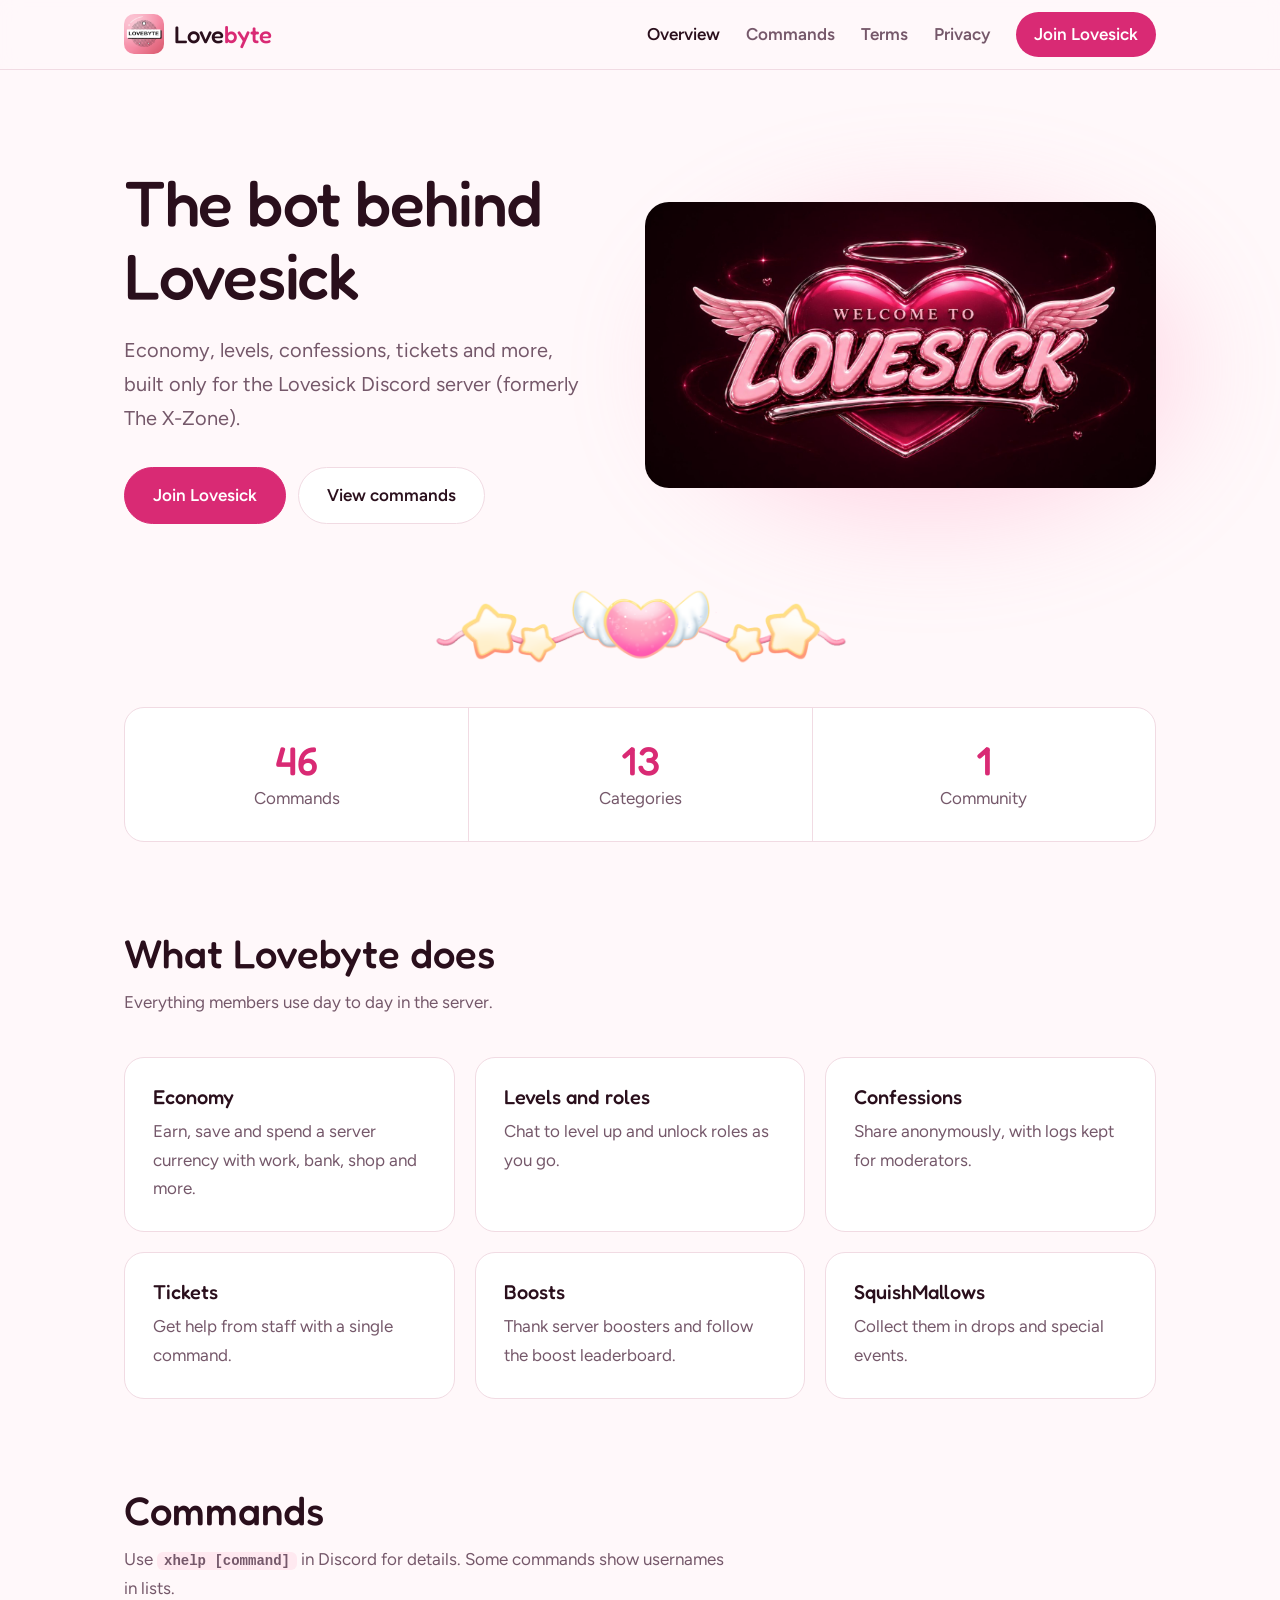
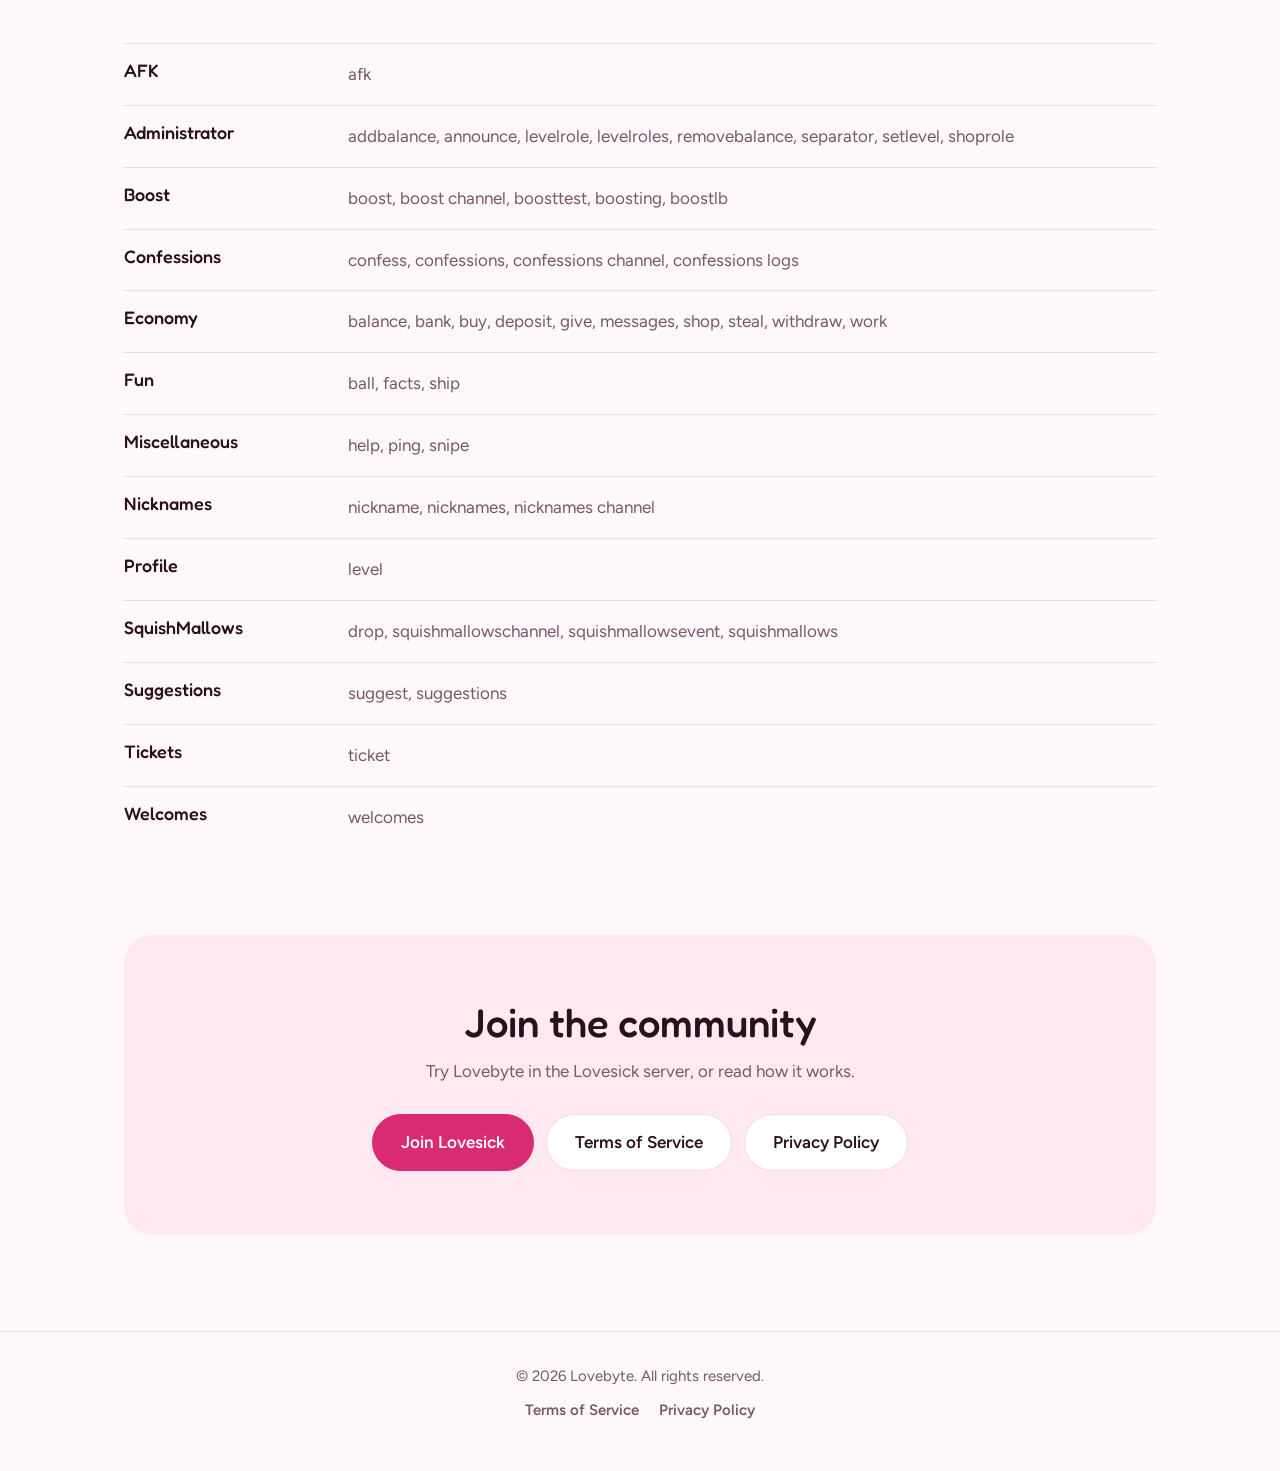
<file: index.html>
<!DOCTYPE html>
<html lang="en-AU">
<head>
<meta charset="utf-8">
<meta name="viewport" content="width=device-width, initial-scale=1">
<title>Lovebyte – The custom bot for Lovesick</title>
<meta name="description" content="Lovebyte is the custom Discord bot built only for the Lovesick server (formerly The X-Zone).">
<link rel="icon" href="assets/logo.png">
<link rel="preconnect" href="https://fonts.googleapis.com"><link rel="preconnect" href="https://fonts.gstatic.com" crossorigin>
<link rel="stylesheet" href="https://fonts.googleapis.com/css2?family=Fredoka:wght@500&family=Figtree:wght@400;600&display=swap">
<link rel="stylesheet" href="css/style.css">
</head>
<body>
<header><div class="wrap">
<a class="logo" href="index.html"><img src="assets/logo.png" alt="">Love<span>byte</span></a>
<nav aria-label="Main"><a href="index.html" aria-current="page">Overview</a><a href="index.html#commands">Commands</a><a href="terms.html">Terms</a><a href="privacy.html">Privacy</a><a class="join" href="https://discord.gg/lvsick" rel="noopener">Join Lovesick</a></nav>
</div></header>
<main>
<div class="wrap">
<div class="hero">
<div>
<h1>The bot behind Lovesick</h1>
<p>Economy, levels, confessions, tickets and more, built only for the Lovesick Discord server (formerly The X-Zone).</p>
<div class="btns"><a class="btn p" href="https://discord.gg/lvsick" rel="noopener">Join Lovesick</a><a class="btn" href="#commands">View commands</a></div>
</div>
<div class="shot"><img src="assets/banner.jpg" alt="Welcome to Lovesick" width="1400" height="785"></div>
</div>
<img class="sep" src="assets/divider.png" alt="" role="presentation">
<div class="stats"><div><b>46</b><span>Commands</span></div><div><b>13</b><span>Categories</span></div><div><b>1</b><span>Community</span></div></div>
</div>
<section><div class="wrap"><h2>What Lovebyte does</h2><p class="sub">Everything members use day to day in the server.</p><div class="cards"><div class="card"><h3>Economy</h3><p>Earn, save and spend a server currency with work, bank, shop and more.</p></div><div class="card"><h3>Levels and roles</h3><p>Chat to level up and unlock roles as you go.</p></div><div class="card"><h3>Confessions</h3><p>Share anonymously, with logs kept for moderators.</p></div><div class="card"><h3>Tickets</h3><p>Get help from staff with a single command.</p></div><div class="card"><h3>Boosts</h3><p>Thank server boosters and follow the boost leaderboard.</p></div><div class="card"><h3>SquishMallows</h3><p>Collect them in drops and special events.</p></div></div></div></section>
<section id="commands"><div class="wrap"><h2>Commands</h2><p class="sub">Use <code>xhelp [command]</code> in Discord for details. Some commands show usernames in lists.</p><div class="row"><h3>AFK</h3><p>afk</p></div><div class="row"><h3>Administrator</h3><p>addbalance, announce, levelrole, levelroles, removebalance, separator, setlevel, shoprole</p></div><div class="row"><h3>Boost</h3><p>boost, boost channel, boosttest, boosting, boostlb</p></div><div class="row"><h3>Confessions</h3><p>confess, confessions, confessions channel, confessions logs</p></div><div class="row"><h3>Economy</h3><p>balance, bank, buy, deposit, give, messages, shop, steal, withdraw, work</p></div><div class="row"><h3>Fun</h3><p>ball, facts, ship</p></div><div class="row"><h3>Miscellaneous</h3><p>help, ping, snipe</p></div><div class="row"><h3>Nicknames</h3><p>nickname, nicknames, nicknames channel</p></div><div class="row"><h3>Profile</h3><p>level</p></div><div class="row"><h3>SquishMallows</h3><p>drop, squishmallowschannel, squishmallowsevent, squishmallows</p></div><div class="row"><h3>Suggestions</h3><p>suggest, suggestions</p></div><div class="row"><h3>Tickets</h3><p>ticket</p></div><div class="row"><h3>Welcomes</h3><p>welcomes</p></div></div></section>
<div class="wrap"><div class="cta"><h2>Join the community</h2><p class="sub">Try Lovebyte in the Lovesick server, or read how it works.</p><div class="btns"><a class="btn p" href="https://discord.gg/lvsick" rel="noopener">Join Lovesick</a><a class="btn" href="terms.html">Terms of Service</a><a class="btn" href="privacy.html">Privacy Policy</a></div></div></div>
</main>
<footer><div class="wrap"><p>© 2026 Lovebyte. All rights reserved.</p><nav aria-label="Legal"><a href="terms.html">Terms of Service</a><a href="privacy.html">Privacy Policy</a></nav></div></footer>
</body>
</html>
</file>
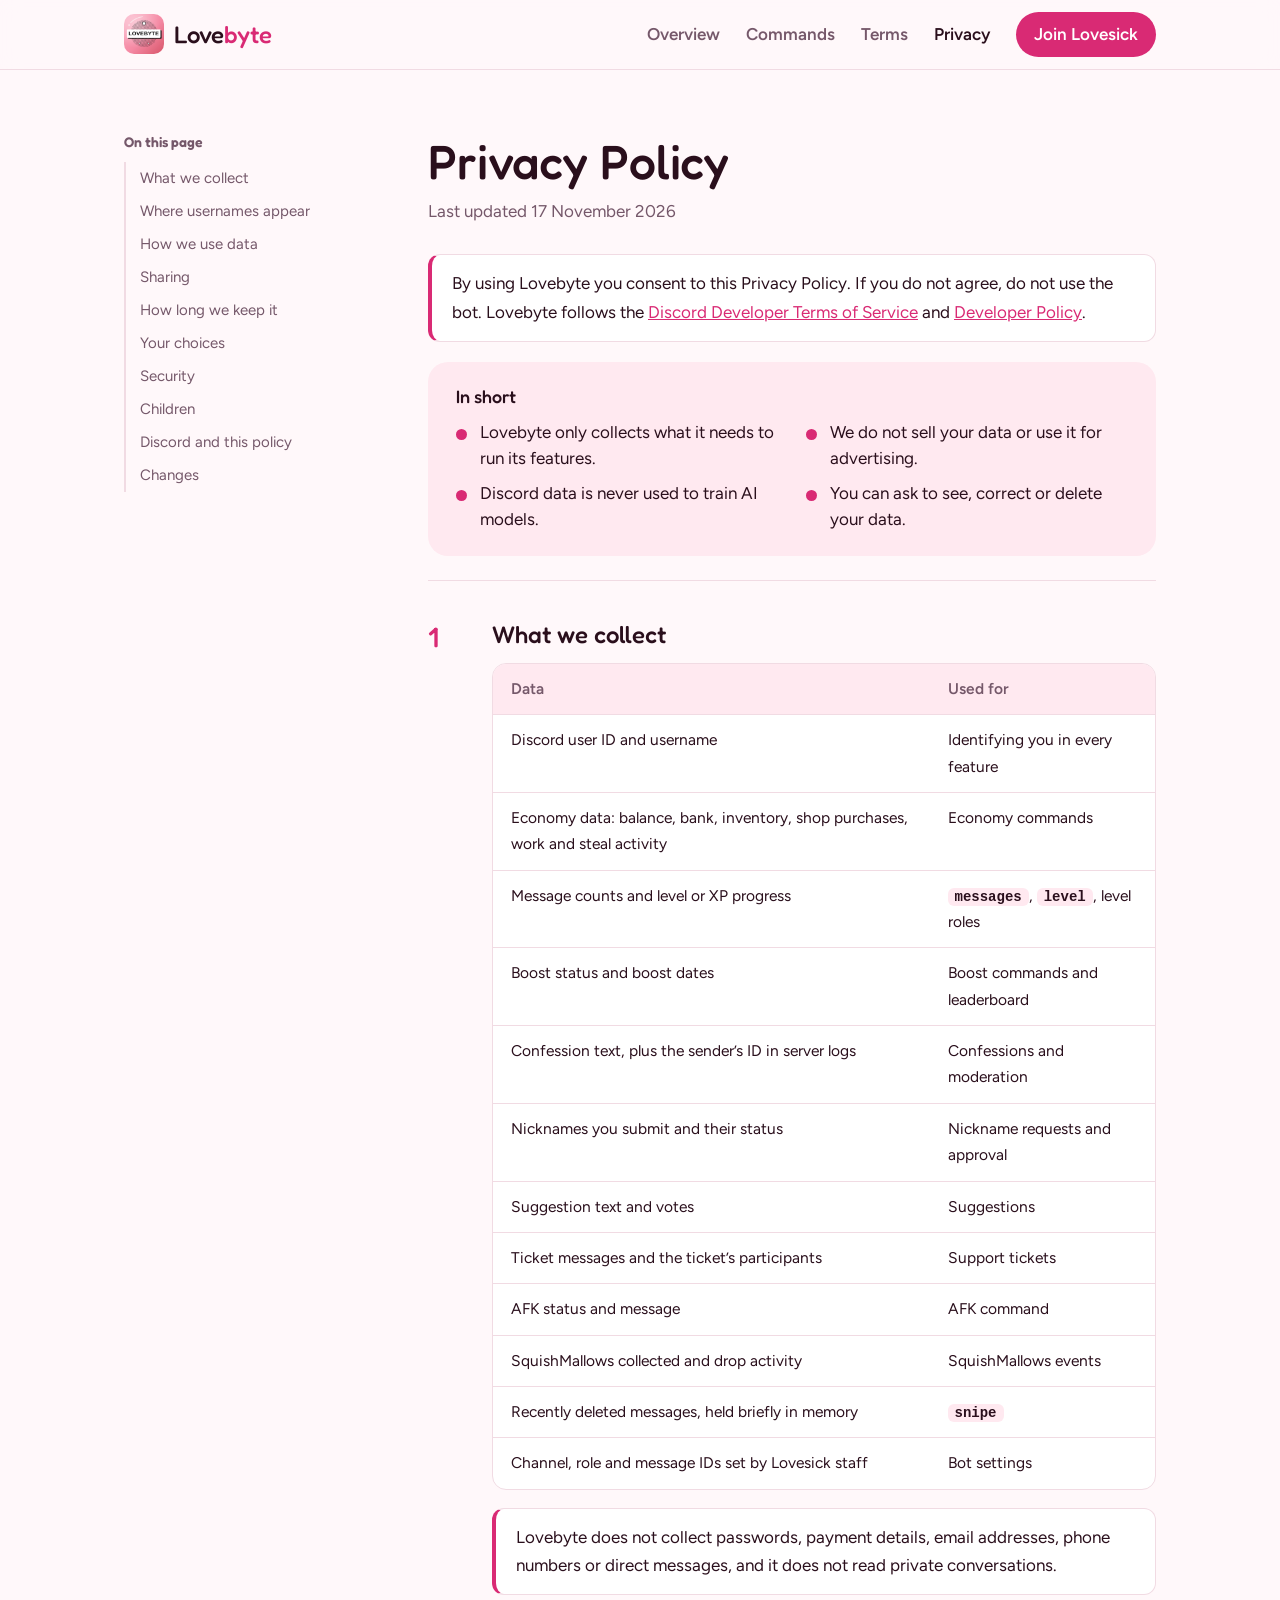
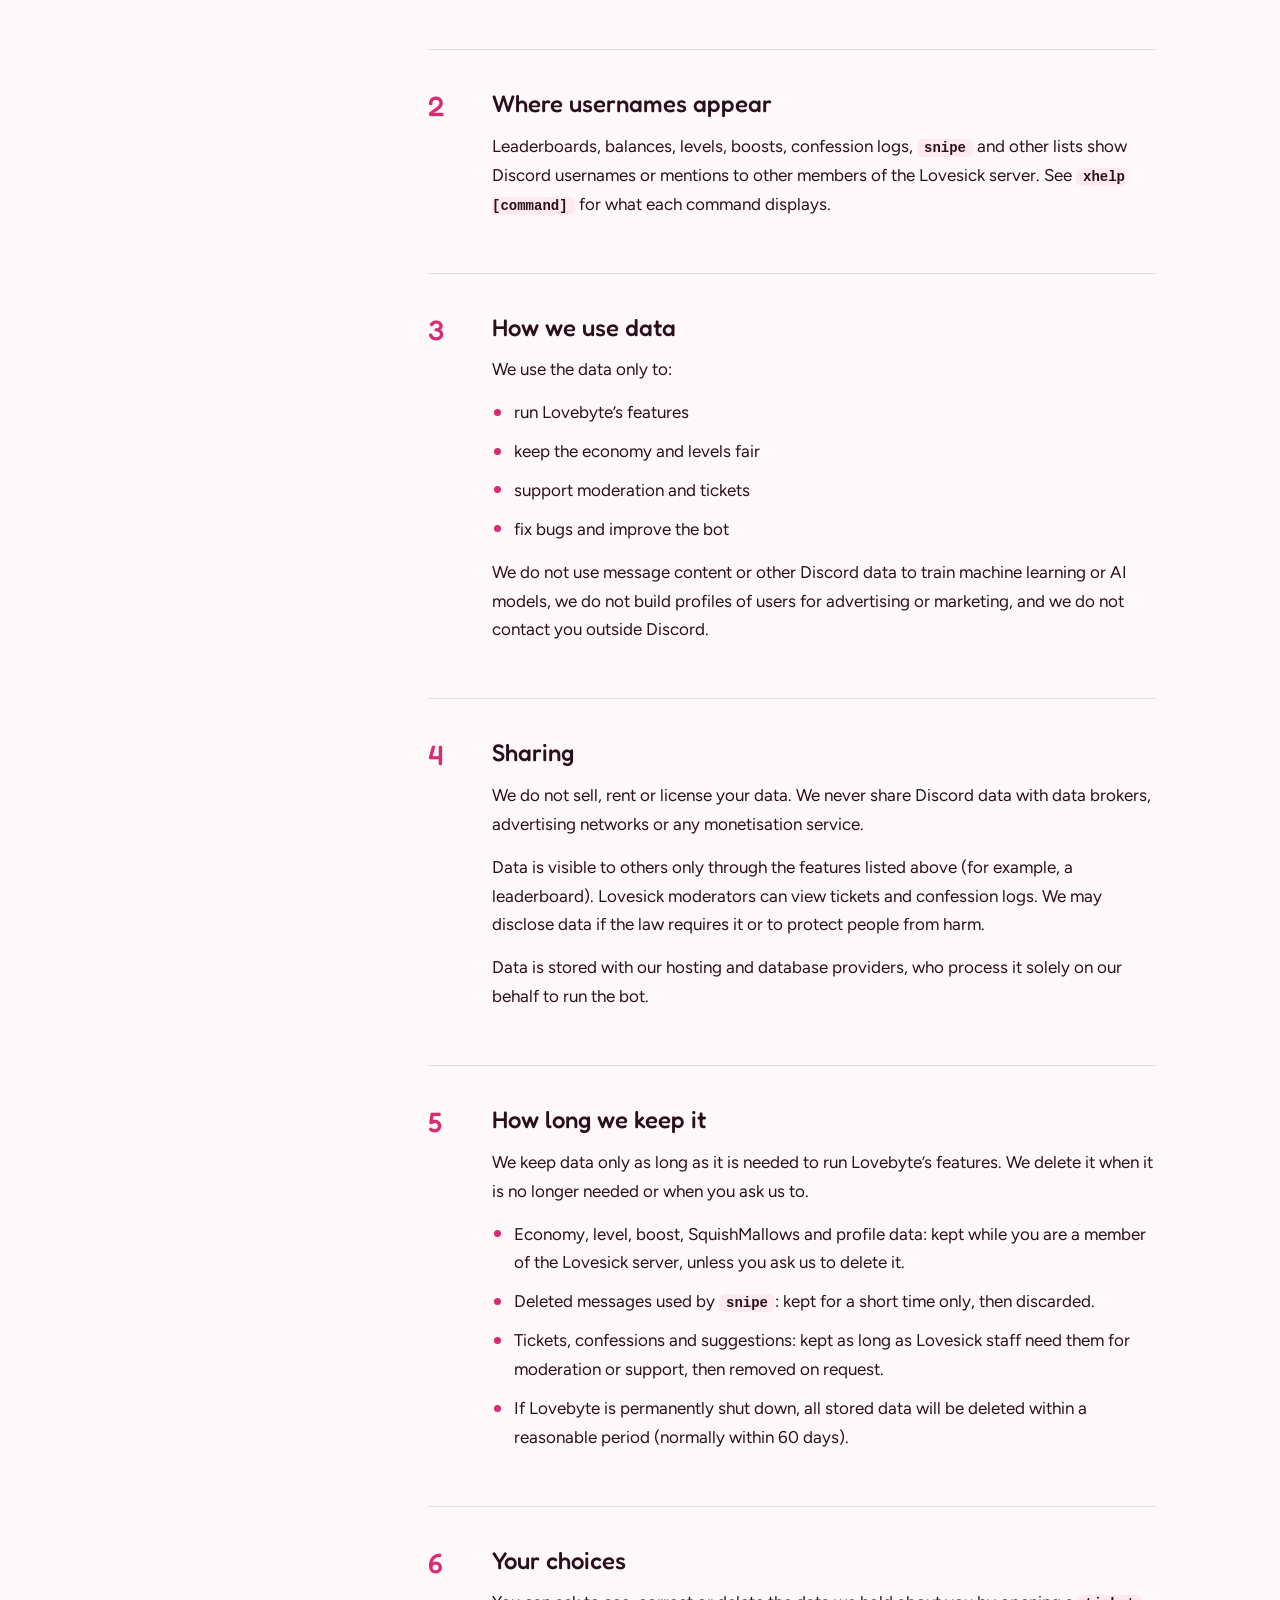
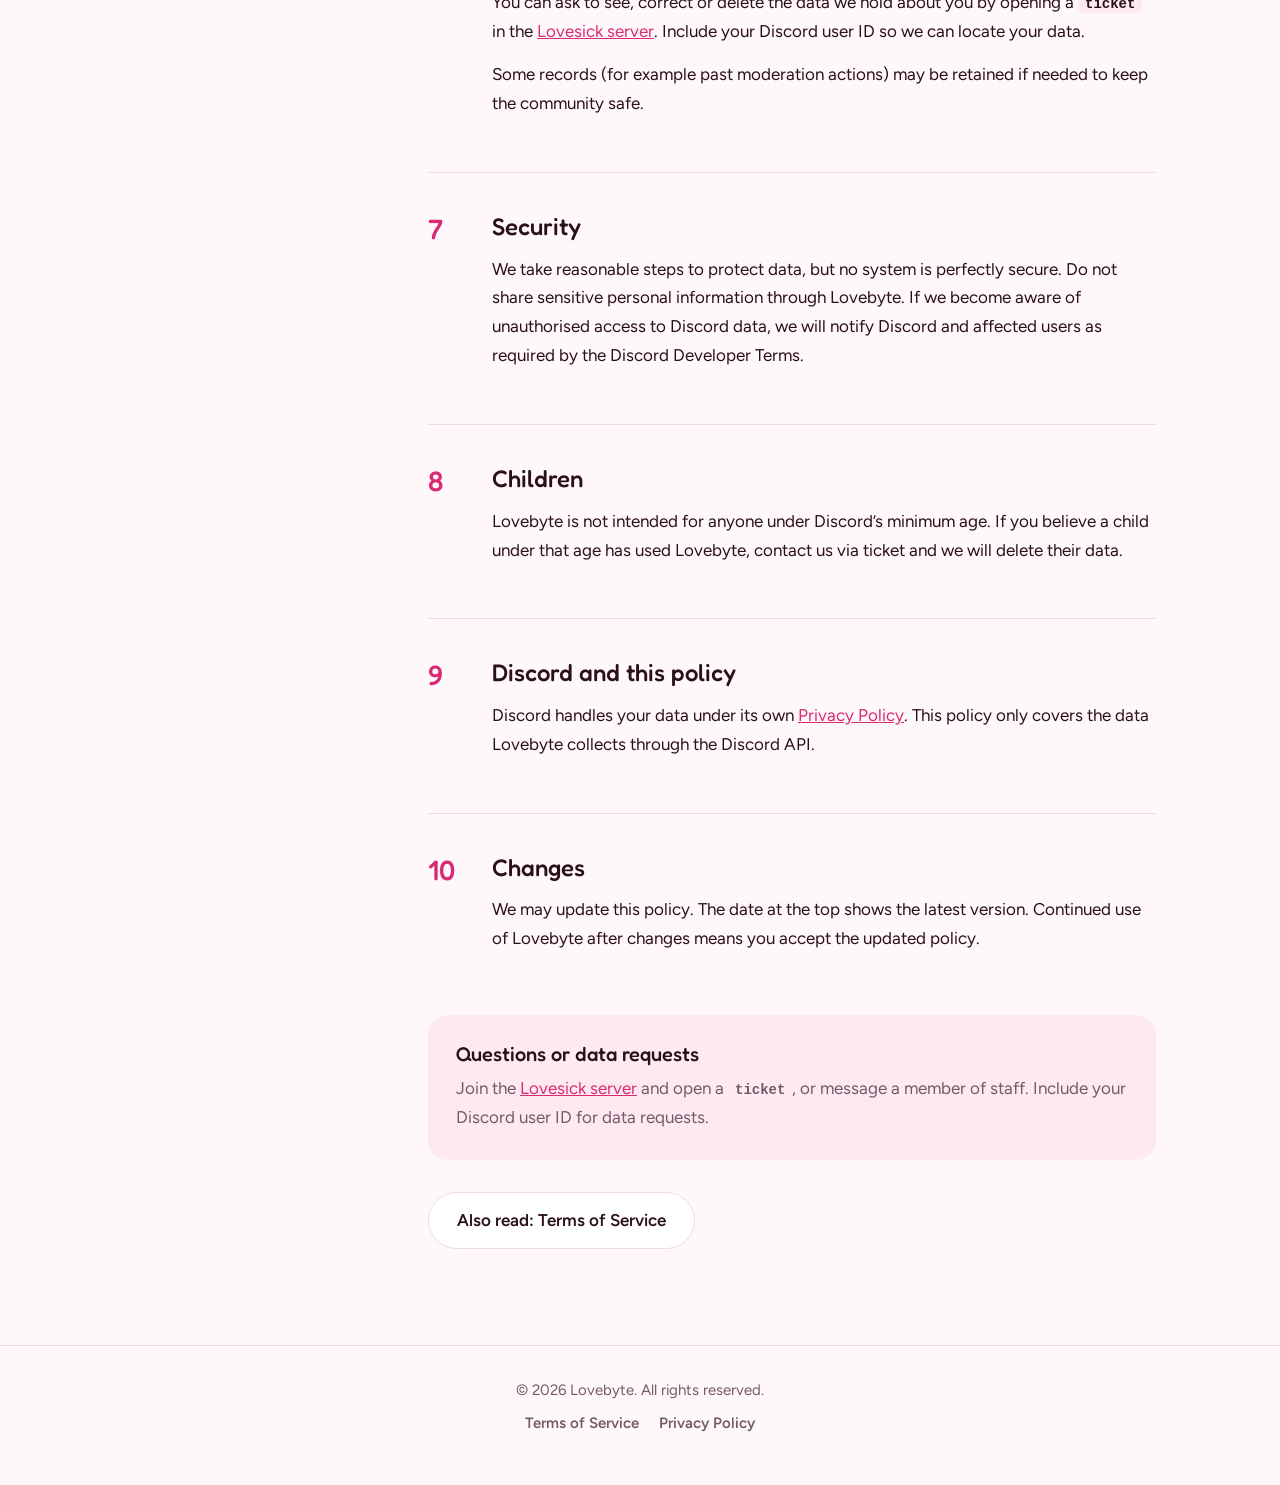
<file: privacy.html>
<!DOCTYPE html>
<html lang="en-AU">
<head>
<meta charset="utf-8">
<meta name="viewport" content="width=device-width, initial-scale=1">
<title>Lovebyte – Privacy Policy</title>
<meta name="description" content="Lovebyte Privacy Policy for the Lovesick Discord server.">
<link rel="icon" href="assets/logo.png">
<link rel="preconnect" href="https://fonts.googleapis.com"><link rel="preconnect" href="https://fonts.gstatic.com" crossorigin>
<link rel="stylesheet" href="https://fonts.googleapis.com/css2?family=Fredoka:wght@500&family=Figtree:wght@400;600&display=swap">
<link rel="stylesheet" href="css/style.css">
</head>
<body>
<header><div class="wrap">
<a class="logo" href="index.html"><img src="assets/logo.png" alt="">Love<span>byte</span></a>
<nav aria-label="Main"><a href="index.html">Overview</a><a href="index.html#commands">Commands</a><a href="terms.html">Terms</a><a href="privacy.html" aria-current="page">Privacy</a><a class="join" href="https://discord.gg/lvsick" rel="noopener">Join Lovesick</a></nav>
</div></header>
<main><div class="wrap legal"><nav class="toc" aria-label="On this page"><h2>On this page</h2><ol><li><a href="#s1">What we collect</a></li><li><a href="#s2">Where usernames appear</a></li><li><a href="#s3">How we use data</a></li><li><a href="#s4">Sharing</a></li><li><a href="#s5">How long we keep it</a></li><li><a href="#s6">Your choices</a></li><li><a href="#s7">Security</a></li><li><a href="#s8">Children</a></li><li><a href="#s9">Discord and this policy</a></li><li><a href="#s10">Changes</a></li></ol></nav><article><div class="doc-head"><h1>Privacy Policy</h1><p class="meta">Last updated 17 November 2026</p><div class="callout"><p>By using Lovebyte you consent to this Privacy Policy. If you do not agree, do not use the bot. Lovebyte follows the <a href="https://discord.com/developers/docs/policies-and-agreements/developer-terms-of-service" rel="noopener">Discord Developer Terms of Service</a> and <a href="https://discord.com/developers/docs/policies-and-agreements/developer-policy" rel="noopener">Developer Policy</a>.</p></div><div class="glance"><h2>In short</h2><ul><li>Lovebyte only collects what it needs to run its features.</li><li>We do not sell your data or use it for advertising.</li><li>Discord data is never used to train AI models.</li><li>You can ask to see, correct or delete your data.</li></ul></div></div><section class="sec" id="s1"><div class="num">1</div><div><h2>What we collect</h2><div class="scroll"><table><thead><tr><th>Data</th><th>Used for</th></tr></thead><tbody><tr><td>Discord user ID and username</td><td>Identifying you in every feature</td></tr><tr><td>Economy data: balance, bank, inventory, shop purchases, work and steal activity</td><td>Economy commands</td></tr><tr><td>Message counts and level or XP progress</td><td><code>messages</code>, <code>level</code>, level roles</td></tr><tr><td>Boost status and boost dates</td><td>Boost commands and leaderboard</td></tr><tr><td>Confession text, plus the sender’s ID in server logs</td><td>Confessions and moderation</td></tr><tr><td>Nicknames you submit and their status</td><td>Nickname requests and approval</td></tr><tr><td>Suggestion text and votes</td><td>Suggestions</td></tr><tr><td>Ticket messages and the ticket’s participants</td><td>Support tickets</td></tr><tr><td>AFK status and message</td><td>AFK command</td></tr><tr><td>SquishMallows collected and drop activity</td><td>SquishMallows events</td></tr><tr><td>Recently deleted messages, held briefly in memory</td><td><code>snipe</code></td></tr><tr><td>Channel, role and message IDs set by Lovesick staff</td><td>Bot settings</td></tr></tbody></table></div><div class="callout"><p>Lovebyte does not collect passwords, payment details, email addresses, phone numbers or direct messages, and it does not read private conversations.</p></div></div></section><section class="sec" id="s2"><div class="num">2</div><div><h2>Where usernames appear</h2><p>Leaderboards, balances, levels, boosts, confession logs, <code>snipe</code> and other lists show Discord usernames or mentions to other members of the Lovesick server. See <code>xhelp [command]</code> for what each command displays.</p></div></section><section class="sec" id="s3"><div class="num">3</div><div><h2>How we use data</h2><p>We use the data only to:</p><ul><li>run Lovebyte’s features</li><li>keep the economy and levels fair</li><li>support moderation and tickets</li><li>fix bugs and improve the bot</li></ul><p>We do not use message content or other Discord data to train machine learning or AI models, we do not build profiles of users for advertising or marketing, and we do not contact you outside Discord.</p></div></section><section class="sec" id="s4"><div class="num">4</div><div><h2>Sharing</h2><p>We do not sell, rent or license your data. We never share Discord data with data brokers, advertising networks or any monetisation service.</p><p>Data is visible to others only through the features listed above (for example, a leaderboard). Lovesick moderators can view tickets and confession logs. We may disclose data if the law requires it or to protect people from harm.</p><p>Data is stored with our hosting and database providers, who process it solely on our behalf to run the bot.</p></div></section><section class="sec" id="s5"><div class="num">5</div><div><h2>How long we keep it</h2><p>We keep data only as long as it is needed to run Lovebyte’s features. We delete it when it is no longer needed or when you ask us to.</p><ul><li>Economy, level, boost, SquishMallows and profile data: kept while you are a member of the Lovesick server, unless you ask us to delete it.</li><li>Deleted messages used by <code>snipe</code>: kept for a short time only, then discarded.</li><li>Tickets, confessions and suggestions: kept as long as Lovesick staff need them for moderation or support, then removed on request.</li><li>If Lovebyte is permanently shut down, all stored data will be deleted within a reasonable period (normally within 60 days).</li></ul></div></section><section class="sec" id="s6"><div class="num">6</div><div><h2>Your choices</h2><p>You can ask to see, correct or delete the data we hold about you by opening a <code>ticket</code> in the <a href="https://discord.gg/lvsick" rel="noopener">Lovesick server</a>. Include your Discord user ID so we can locate your data.</p><p>Some records (for example past moderation actions) may be retained if needed to keep the community safe.</p></div></section><section class="sec" id="s7"><div class="num">7</div><div><h2>Security</h2><p>We take reasonable steps to protect data, but no system is perfectly secure. Do not share sensitive personal information through Lovebyte. If we become aware of unauthorised access to Discord data, we will notify Discord and affected users as required by the Discord Developer Terms.</p></div></section><section class="sec" id="s8"><div class="num">8</div><div><h2>Children</h2><p>Lovebyte is not intended for anyone under Discord’s minimum age. If you believe a child under that age has used Lovebyte, contact us via ticket and we will delete their data.</p></div></section><section class="sec" id="s9"><div class="num">9</div><div><h2>Discord and this policy</h2><p>Discord handles your data under its own <a href="https://discord.com/privacy" rel="noopener">Privacy Policy</a>. This policy only covers the data Lovebyte collects through the Discord API.</p></div></section><section class="sec" id="s10"><div class="num">10</div><div><h2>Changes</h2><p>We may update this policy. The date at the top shows the latest version. Continued use of Lovebyte after changes means you accept the updated policy.</p></div></section><aside class="contact"><h2>Questions or data requests</h2><p>Join the <a href="https://discord.gg/lvsick" rel="noopener">Lovesick server</a> and open a <code>ticket</code>, or message a member of staff. Include your Discord user ID for data requests.</p></aside><div class="docnav"><a class="btn" href="terms.html">Also read: Terms of Service</a></div></article></div></main>
<footer><div class="wrap"><p>© 2026 Lovebyte. All rights reserved.</p><nav aria-label="Legal"><a href="terms.html">Terms of Service</a><a href="privacy.html">Privacy Policy</a></nav></div></footer>
<script src="js/legal.js" defer></script>
</body>
</html>
</file>
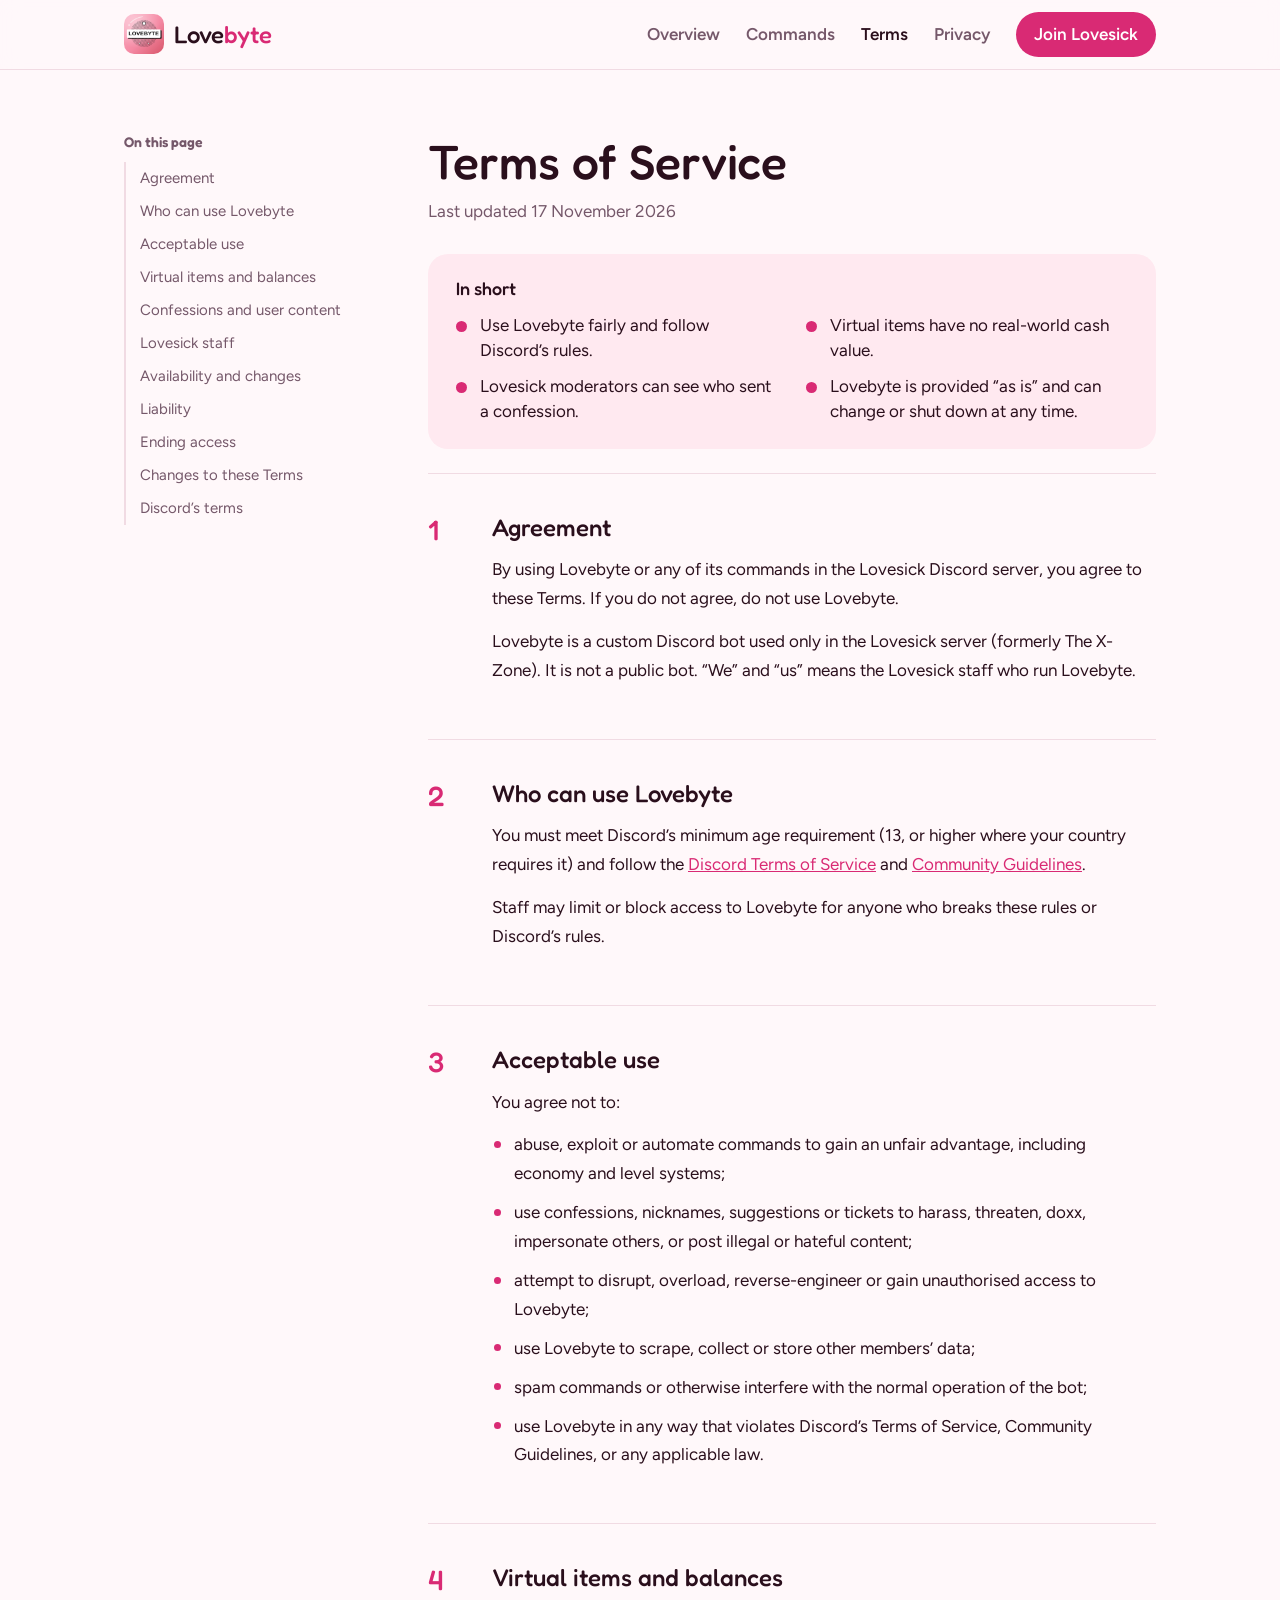
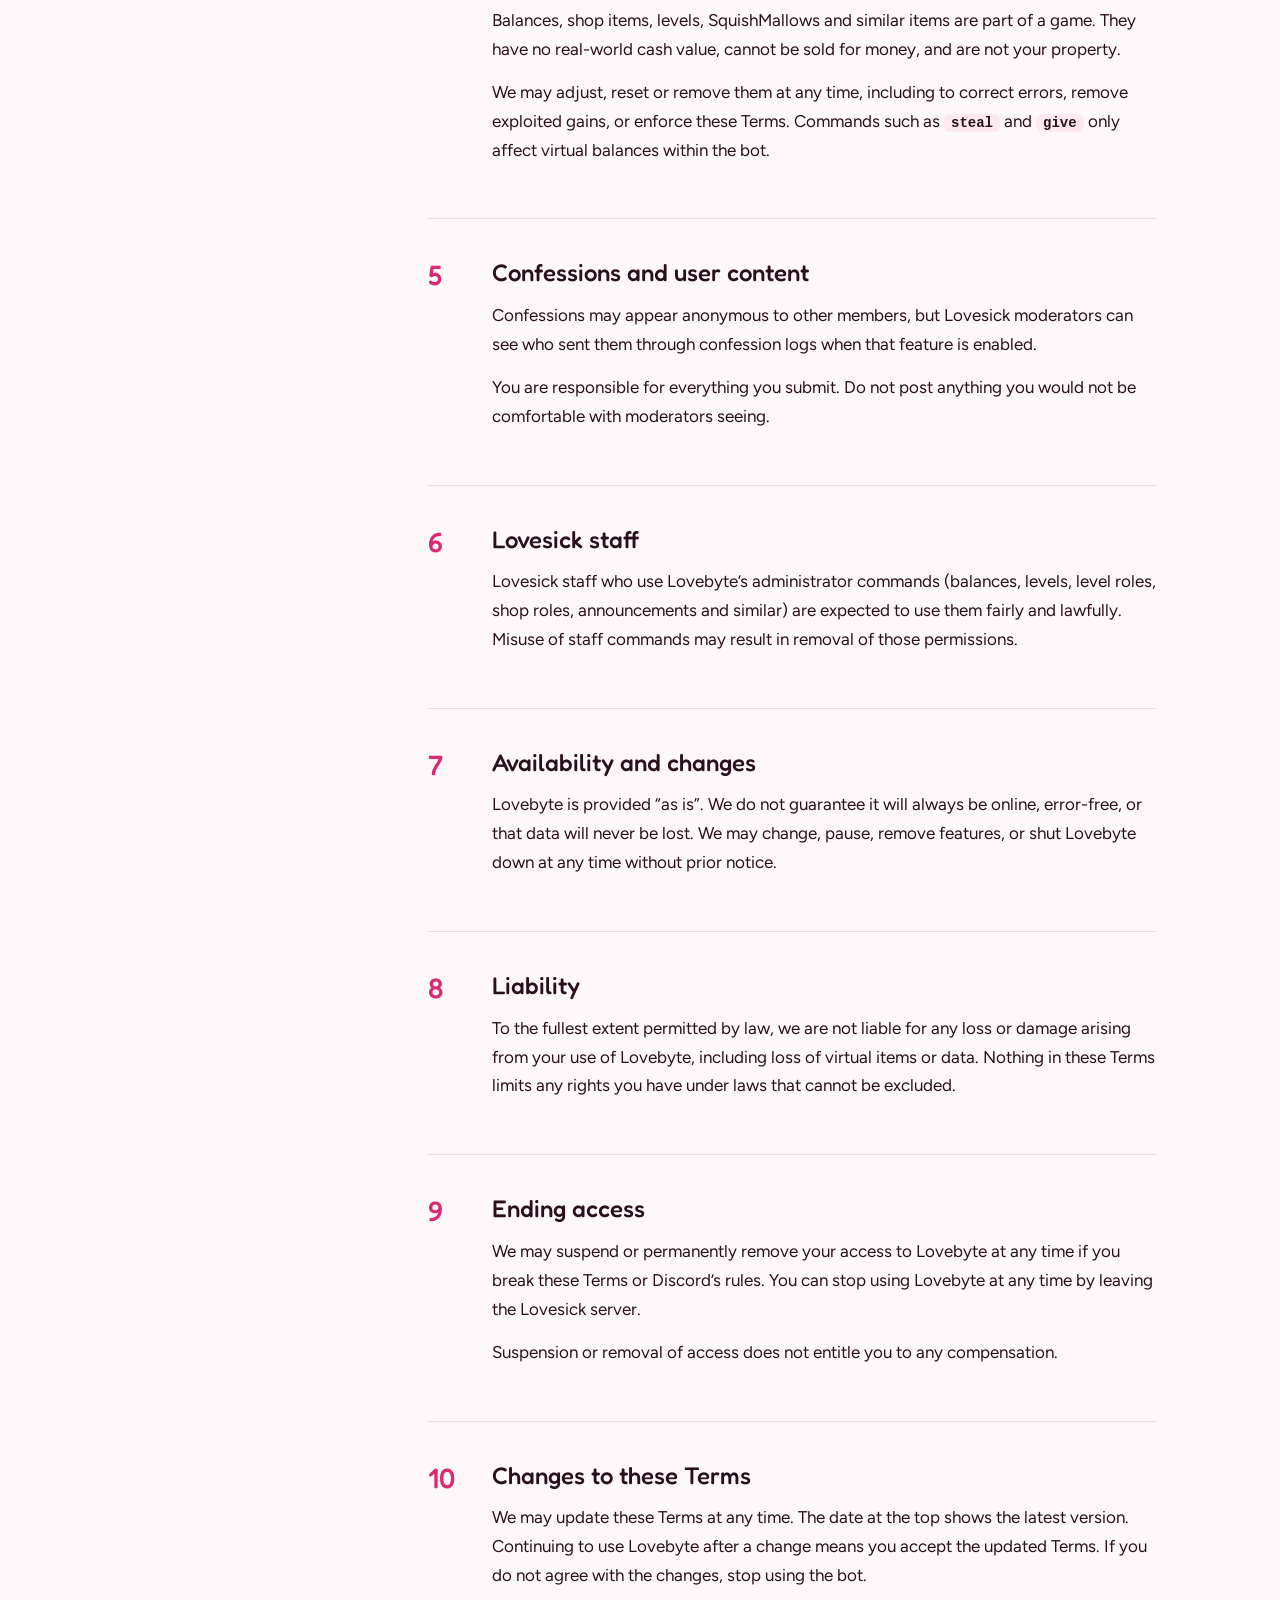
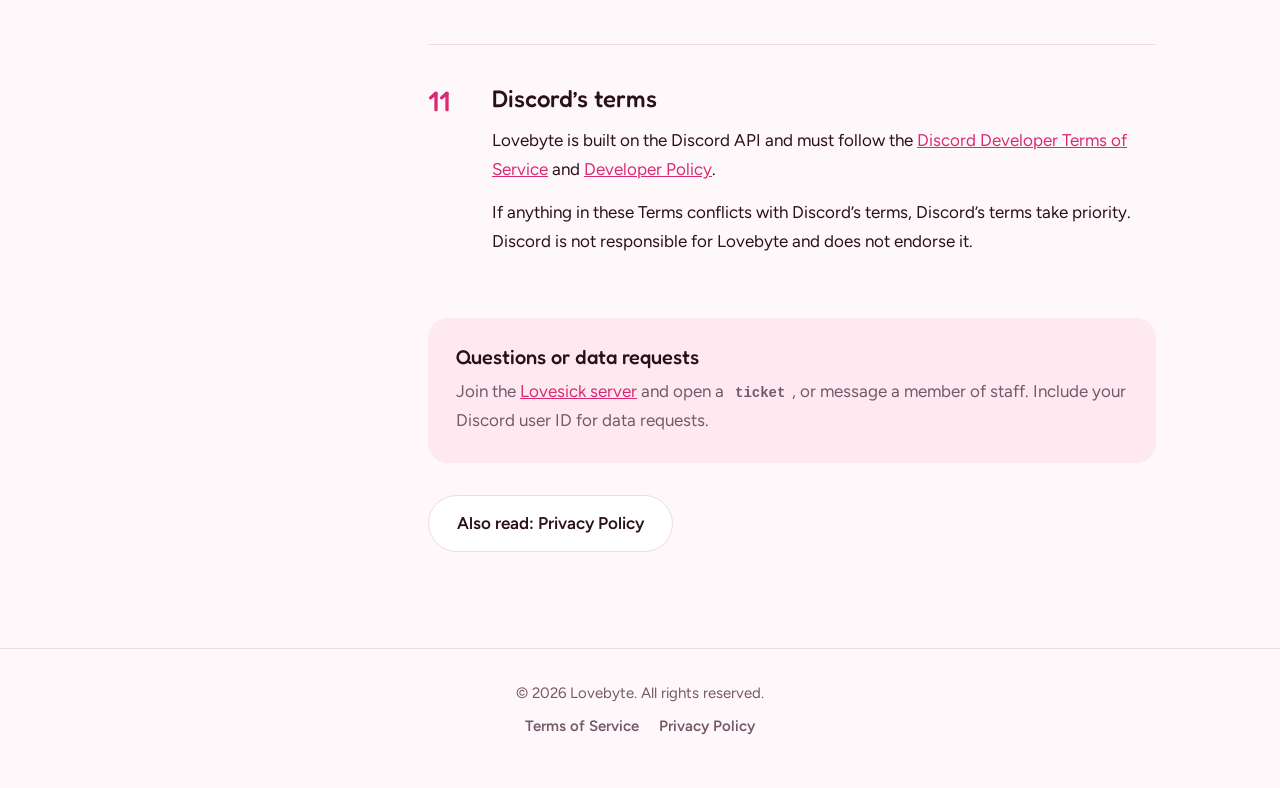
<file: terms.html>
<!DOCTYPE html>
<html lang="en-AU">
<head>
<meta charset="utf-8">
<meta name="viewport" content="width=device-width, initial-scale=1">
<title>Lovebyte – Terms of Service</title>
<meta name="description" content="Lovebyte Terms of Service for the Lovesick Discord server.">
<link rel="icon" href="assets/logo.png">
<link rel="preconnect" href="https://fonts.googleapis.com"><link rel="preconnect" href="https://fonts.gstatic.com" crossorigin>
<link rel="stylesheet" href="https://fonts.googleapis.com/css2?family=Fredoka:wght@500&family=Figtree:wght@400;600&display=swap">
<link rel="stylesheet" href="css/style.css">
</head>
<body>
<header><div class="wrap">
<a class="logo" href="index.html"><img src="assets/logo.png" alt="">Love<span>byte</span></a>
<nav aria-label="Main"><a href="index.html">Overview</a><a href="index.html#commands">Commands</a><a href="terms.html" aria-current="page">Terms</a><a href="privacy.html">Privacy</a><a class="join" href="https://discord.gg/lvsick" rel="noopener">Join Lovesick</a></nav>
</div></header>
<main><div class="wrap legal"><nav class="toc" aria-label="On this page"><h2>On this page</h2><ol><li><a href="#s1">Agreement</a></li><li><a href="#s2">Who can use Lovebyte</a></li><li><a href="#s3">Acceptable use</a></li><li><a href="#s4">Virtual items and balances</a></li><li><a href="#s5">Confessions and user content</a></li><li><a href="#s6">Lovesick staff</a></li><li><a href="#s7">Availability and changes</a></li><li><a href="#s8">Liability</a></li><li><a href="#s9">Ending access</a></li><li><a href="#s10">Changes to these Terms</a></li><li><a href="#s11">Discord’s terms</a></li></ol></nav><article><div class="doc-head"><h1>Terms of Service</h1><p class="meta">Last updated 17 November 2026</p><div class="glance"><h2>In short</h2><ul><li>Use Lovebyte fairly and follow Discord’s rules.</li><li>Virtual items have no real-world cash value.</li><li>Lovesick moderators can see who sent a confession.</li><li>Lovebyte is provided “as is” and can change or shut down at any time.</li></ul></div></div><section class="sec" id="s1"><div class="num">1</div><div><h2>Agreement</h2><p>By using Lovebyte or any of its commands in the Lovesick Discord server, you agree to these Terms. If you do not agree, do not use Lovebyte.</p><p>Lovebyte is a custom Discord bot used only in the Lovesick server (formerly The X-Zone). It is not a public bot. “We” and “us” means the Lovesick staff who run Lovebyte.</p></div></section><section class="sec" id="s2"><div class="num">2</div><div><h2>Who can use Lovebyte</h2><p>You must meet Discord’s minimum age requirement (13, or higher where your country requires it) and follow the <a href="https://discord.com/terms" rel="noopener">Discord Terms of Service</a> and <a href="https://discord.com/guidelines" rel="noopener">Community Guidelines</a>.</p><p>Staff may limit or block access to Lovebyte for anyone who breaks these rules or Discord’s rules.</p></div></section><section class="sec" id="s3"><div class="num">3</div><div><h2>Acceptable use</h2><p>You agree not to:</p><ul><li>abuse, exploit or automate commands to gain an unfair advantage, including economy and level systems;</li><li>use confessions, nicknames, suggestions or tickets to harass, threaten, doxx, impersonate others, or post illegal or hateful content;</li><li>attempt to disrupt, overload, reverse-engineer or gain unauthorised access to Lovebyte;</li><li>use Lovebyte to scrape, collect or store other members’ data;</li><li>spam commands or otherwise interfere with the normal operation of the bot;</li><li>use Lovebyte in any way that violates Discord’s Terms of Service, Community Guidelines, or any applicable law.</li></ul></div></section><section class="sec" id="s4"><div class="num">4</div><div><h2>Virtual items and balances</h2><p>Balances, shop items, levels, SquishMallows and similar items are part of a game. They have no real-world cash value, cannot be sold for money, and are not your property.</p><p>We may adjust, reset or remove them at any time, including to correct errors, remove exploited gains, or enforce these Terms. Commands such as <code>steal</code> and <code>give</code> only affect virtual balances within the bot.</p></div></section><section class="sec" id="s5"><div class="num">5</div><div><h2>Confessions and user content</h2><p>Confessions may appear anonymous to other members, but Lovesick moderators can see who sent them through confession logs when that feature is enabled.</p><p>You are responsible for everything you submit. Do not post anything you would not be comfortable with moderators seeing.</p></div></section><section class="sec" id="s6"><div class="num">6</div><div><h2>Lovesick staff</h2><p>Lovesick staff who use Lovebyte’s administrator commands (balances, levels, level roles, shop roles, announcements and similar) are expected to use them fairly and lawfully. Misuse of staff commands may result in removal of those permissions.</p></div></section><section class="sec" id="s7"><div class="num">7</div><div><h2>Availability and changes</h2><p>Lovebyte is provided “as is”. We do not guarantee it will always be online, error-free, or that data will never be lost. We may change, pause, remove features, or shut Lovebyte down at any time without prior notice.</p></div></section><section class="sec" id="s8"><div class="num">8</div><div><h2>Liability</h2><p>To the fullest extent permitted by law, we are not liable for any loss or damage arising from your use of Lovebyte, including loss of virtual items or data. Nothing in these Terms limits any rights you have under laws that cannot be excluded.</p></div></section><section class="sec" id="s9"><div class="num">9</div><div><h2>Ending access</h2><p>We may suspend or permanently remove your access to Lovebyte at any time if you break these Terms or Discord’s rules. You can stop using Lovebyte at any time by leaving the Lovesick server.</p><p>Suspension or removal of access does not entitle you to any compensation.</p></div></section><section class="sec" id="s10"><div class="num">10</div><div><h2>Changes to these Terms</h2><p>We may update these Terms at any time. The date at the top shows the latest version. Continuing to use Lovebyte after a change means you accept the updated Terms. If you do not agree with the changes, stop using the bot.</p></div></section><section class="sec" id="s11"><div class="num">11</div><div><h2>Discord’s terms</h2><p>Lovebyte is built on the Discord API and must follow the <a href="https://discord.com/developers/docs/policies-and-agreements/developer-terms-of-service" rel="noopener">Discord Developer Terms of Service</a> and <a href="https://discord.com/developers/docs/policies-and-agreements/developer-policy" rel="noopener">Developer Policy</a>.</p><p>If anything in these Terms conflicts with Discord’s terms, Discord’s terms take priority. Discord is not responsible for Lovebyte and does not endorse it.</p></div></section><aside class="contact"><h2>Questions or data requests</h2><p>Join the <a href="https://discord.gg/lvsick" rel="noopener">Lovesick server</a> and open a <code>ticket</code>, or message a member of staff. Include your Discord user ID for data requests.</p></aside><div class="docnav"><a class="btn" href="privacy.html">Also read: Privacy Policy</a></div></article></div></main>
<footer><div class="wrap"><p>© 2026 Lovebyte. All rights reserved.</p><nav aria-label="Legal"><a href="terms.html">Terms of Service</a><a href="privacy.html">Privacy Policy</a></nav></div></footer>
<script src="js/legal.js" defer></script>
</body>
</html>
</file>
<file: css/style.css>
*{box-sizing:border-box}
:root{--bg:#fff8fa;--surface:#fff;--ink:#2a0f1c;--mute:#75586a;--line:#f1dbe3;--accent:#d92a74;--accent-ink:#fff;--soft:#ffe9f0;--glow:#ff8fb8}
@media (prefers-color-scheme:dark){:root{--bg:#150a10;--surface:#1f1119;--ink:#fbeef3;--mute:#b79aa9;--line:#35202b;--accent:#ff6fa3;--accent-ink:#2a0a17;--soft:#2a1521;--glow:#ff3d8a}}
html{scroll-behavior:smooth;scroll-padding-top:96px}
body{margin:0;background:var(--bg);color:var(--ink);font:400 17px/1.7 Figtree,system-ui,sans-serif}
h1,h2,h3{font-family:Fredoka,"Trebuchet MS",sans-serif;font-weight:500;line-height:1.15;margin:0}
a{color:var(--accent)}
:focus-visible{outline:3px solid var(--accent);outline-offset:3px}
.wrap{max-width:1080px;margin:auto;padding:0 24px}
header{position:sticky;top:0;z-index:5;background:color-mix(in srgb,var(--bg) 88%,transparent);backdrop-filter:blur(10px);border-bottom:1px solid var(--line)}
header .wrap{display:flex;align-items:center;gap:28px;padding-top:12px;padding-bottom:12px}
.logo{display:flex;align-items:center;gap:0;font:500 24px Fredoka,sans-serif;color:var(--ink);text-decoration:none;margin-right:auto}
.logo img{width:40px;height:40px;border-radius:10px;margin-right:10px}
.logo span{color:var(--accent)}
header nav,footer nav{display:flex;gap:26px;align-items:center}
header nav a,footer nav a{color:var(--mute);text-decoration:none;font-weight:600}
header nav a:hover,header nav a[aria-current],footer nav a:hover{color:var(--ink)}
header nav a.join,.btn.p{background:var(--accent);color:var(--accent-ink)}
header nav a.join{padding:8px 18px;border-radius:999px}
.btns{display:flex;gap:12px;flex-wrap:wrap}
.btn{display:inline-block;padding:13px 28px;border-radius:999px;font-weight:600;text-decoration:none;border:1px solid var(--line);color:var(--ink);background:var(--surface)}
.btn.p{border-color:var(--accent)}
.hero{display:grid;grid-template-columns:1fr 1.1fr;gap:56px;align-items:center;padding:96px 0 64px}
.hero h1{font-size:clamp(40px,6vw,64px);letter-spacing:-.02em}
.hero p{font-size:20px;color:var(--mute);max-width:40ch;margin:20px 0 32px}
.shot{position:relative}
.shot::before{content:"";position:absolute;inset:8% -4% -8% 8%;background:var(--glow);opacity:.35;filter:blur(60px);border-radius:50%}
.shot img{position:relative;width:100%;height:auto;display:block;border-radius:24px}
.sep{display:block;margin:0 auto;width:min(420px,70%);height:auto}
.stats{display:grid;grid-template-columns:repeat(3,1fr);margin:40px 0 0;border:1px solid var(--line);border-radius:20px;background:var(--surface);text-align:center}
.stats div{padding:28px 12px}.stats div+div{border-left:1px solid var(--line)}
.stats b{display:block;font:500 40px Fredoka,sans-serif;color:var(--accent)}
.stats span{color:var(--mute)}
section{padding:88px 0 0}
section>.wrap>h2,.cta h2{font-size:clamp(28px,4vw,40px);margin-bottom:12px}
.sub{color:var(--mute);margin:0 0 40px;max-width:56ch}
.cards{display:grid;grid-template-columns:repeat(3,1fr);gap:20px}
.card{padding:28px;border:1px solid var(--line);border-radius:20px;background:var(--surface)}
.card h3{font-size:20px;margin-bottom:8px}.card p{margin:0;color:var(--mute)}
.row{display:grid;grid-template-columns:200px 1fr;gap:24px;padding:16px 0;border-top:1px solid var(--line)}
.row h3{font-size:18px}.row p{margin:0;color:var(--mute)}
.cta{text-align:center;background:var(--soft);border-radius:28px;padding:64px 24px;margin-top:88px}
.cta .sub{margin:0 auto 28px}.cta .btns{justify-content:center}
code{font:600 14px ui-monospace,Menlo,Consolas,monospace;background:var(--soft);padding:1px 7px;border-radius:6px}
footer{margin-top:96px;border-top:1px solid var(--line);padding:32px 0 48px;text-align:center;color:var(--mute);font-size:15px}
footer p{margin:0 0 8px}footer nav{justify-content:center;gap:20px}

.legal{display:grid;grid-template-columns:240px minmax(0,1fr);gap:64px;padding:64px 24px 0;align-items:start}
.toc{position:sticky;top:96px}
.toc h2{font-size:14px;color:var(--mute);margin:0 0 12px;font-weight:600}
.toc ol{list-style:none;margin:0;padding:0;border-left:2px solid var(--line)}
.toc a{display:block;padding:6px 14px;margin-left:-2px;border-left:2px solid transparent;color:var(--mute);text-decoration:none;font-size:15px;line-height:1.4}
.toc a:hover{color:var(--ink)}
.toc a.active{color:var(--accent);border-left-color:var(--accent);font-weight:600}
.legal article{min-width:0;max-width:760px}
.doc-head{padding-bottom:24px}
.doc-head h1{font-size:clamp(34px,5vw,48px)}
.doc-head .meta{color:var(--mute);margin:8px 0 28px}
.glance{background:var(--soft);border-radius:20px;padding:24px 28px}
.glance h2{font-size:18px;margin-bottom:14px}
.glance ul{margin:0;padding:0;list-style:none;display:grid;grid-template-columns:1fr 1fr;gap:10px 28px}
.glance li{position:relative;padding-left:24px;line-height:1.5}
.glance li::before{content:"";position:absolute;left:0;top:.5em;width:11px;height:11px;border-radius:50%;background:var(--accent)}
.sec{display:grid;grid-template-columns:56px minmax(0,1fr);gap:8px;padding:40px 0;border-top:1px solid var(--line)}
.num{font:500 28px Fredoka,sans-serif;color:var(--accent);line-height:1.2}
.sec h2{font-size:24px;margin-bottom:14px}
.sec p{margin:0 0 14px;max-width:66ch}
.sec ul{margin:0 0 14px;padding:0;list-style:none;display:grid;gap:10px;max-width:66ch}
.sec li{position:relative;padding-left:22px}
.sec li::before{content:"";position:absolute;left:2px;top:.62em;width:7px;height:7px;border-radius:50%;background:var(--accent)}
.callout{border:1px solid var(--line);border-left:4px solid var(--accent);background:var(--surface);border-radius:12px;padding:14px 20px;margin:0 0 14px}
.callout p{margin:0!important}
.doc-head .callout{margin:0 0 20px}
.scroll{overflow-x:auto;margin:4px 0 18px;border:1px solid var(--line);border-radius:14px;background:var(--surface)}
table{border-collapse:collapse;width:100%;min-width:480px;font-size:15.5px}
th,td{text-align:left;vertical-align:top;padding:12px 18px;border-bottom:1px solid var(--line)}
tr:last-child td{border-bottom:0}
th{font-weight:600;color:var(--mute);background:var(--soft)}
.contact{margin-top:8px;padding:28px;border-radius:20px;background:var(--soft)}
.contact h2{font-size:20px;margin-bottom:8px}.contact p{margin:0;color:var(--mute)}
.docnav{margin-top:32px}
@media (max-width:860px){
.hero{grid-template-columns:1fr;padding-top:48px;gap:40px}
.cards{grid-template-columns:1fr}
.row{grid-template-columns:1fr;gap:4px}
.legal{grid-template-columns:minmax(0,1fr);gap:0;padding:40px 24px 0}
.toc{display:none}
header .wrap{flex-wrap:wrap;gap:12px}
header nav{gap:16px;flex-wrap:wrap}
.stats b{font-size:30px}
.glance ul{grid-template-columns:1fr}
.sec{grid-template-columns:minmax(0,1fr);gap:2px;padding:32px 0}
}
@media (prefers-reduced-motion:reduce){html{scroll-behavior:auto}}
@media print{header,footer,.toc,.docnav{display:none}.legal{display:block;padding-top:0}body{background:#fff;color:#000}.sec{break-inside:avoid}}
</file>
